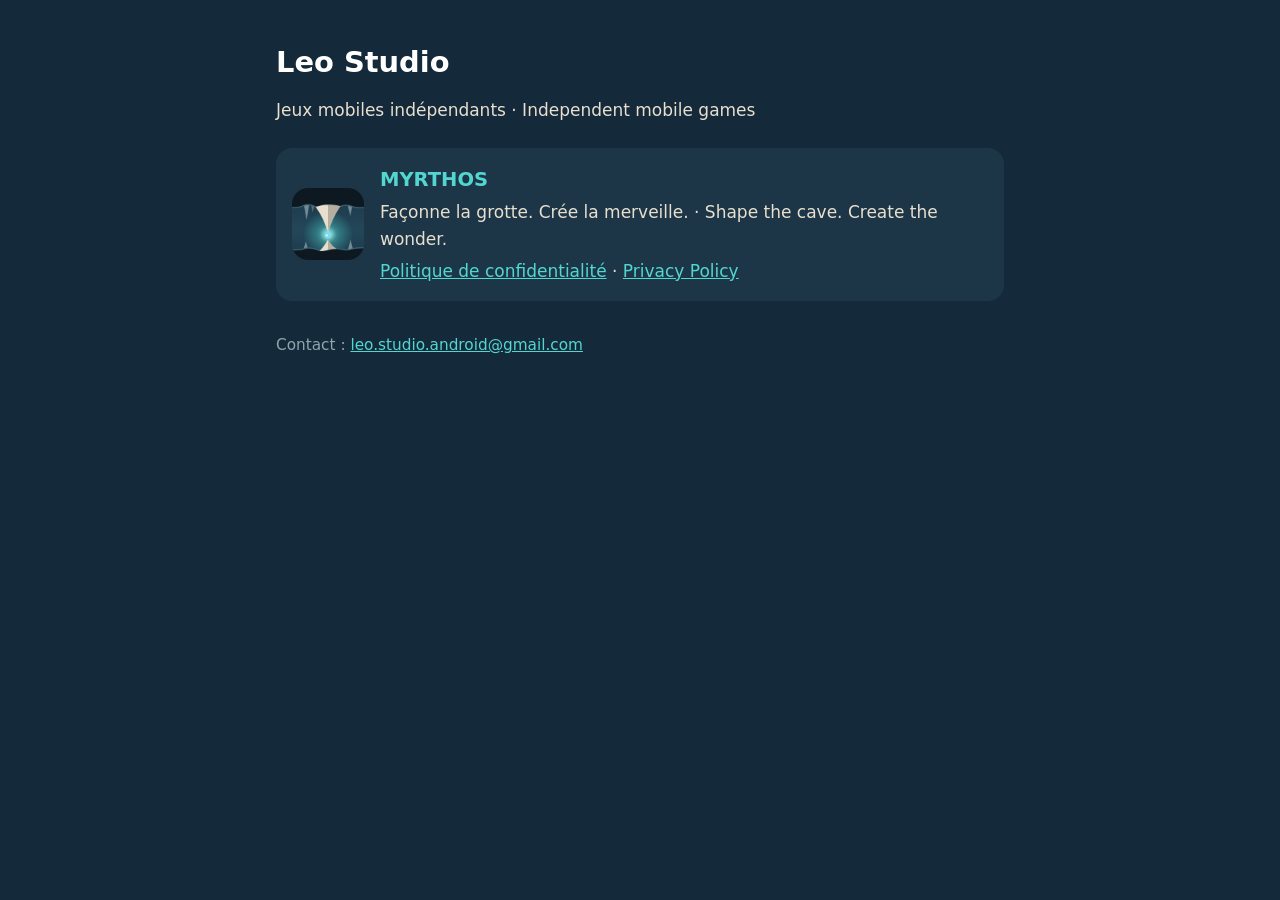
<file: index.html>
<!doctype html>
<html lang="fr">
<head>
<meta charset="utf-8">
<meta name="viewport" content="width=device-width, initial-scale=1">
<title>Leo Studio – jeux mobiles</title>
<link rel="icon" href="icon.png">
<link rel="stylesheet" href="style.css">
</head>
<body>
<main>
<h1>Leo Studio</h1>
<p>Jeux mobiles indépendants · Independent mobile games</p>

<div class="card">
  <img src="icon.png" alt="Icône MYRTHOS">
  <div>
    <h2>MYRTHOS</h2>
    <p>Façonne la grotte. Crée la merveille. · Shape the cave. Create the wonder.</p>
    <p><a href="myrthos/privacy.html">Politique de confidentialité</a> · <a href="myrthos/privacy.html#en">Privacy Policy</a></p>
  </div>
</div>

<p class="meta" style="margin-top:32px">Contact : <a href="mailto:leo.studio.android@gmail.com">leo.studio.android@gmail.com</a></p>
</main>
</body>
</html>
</file>
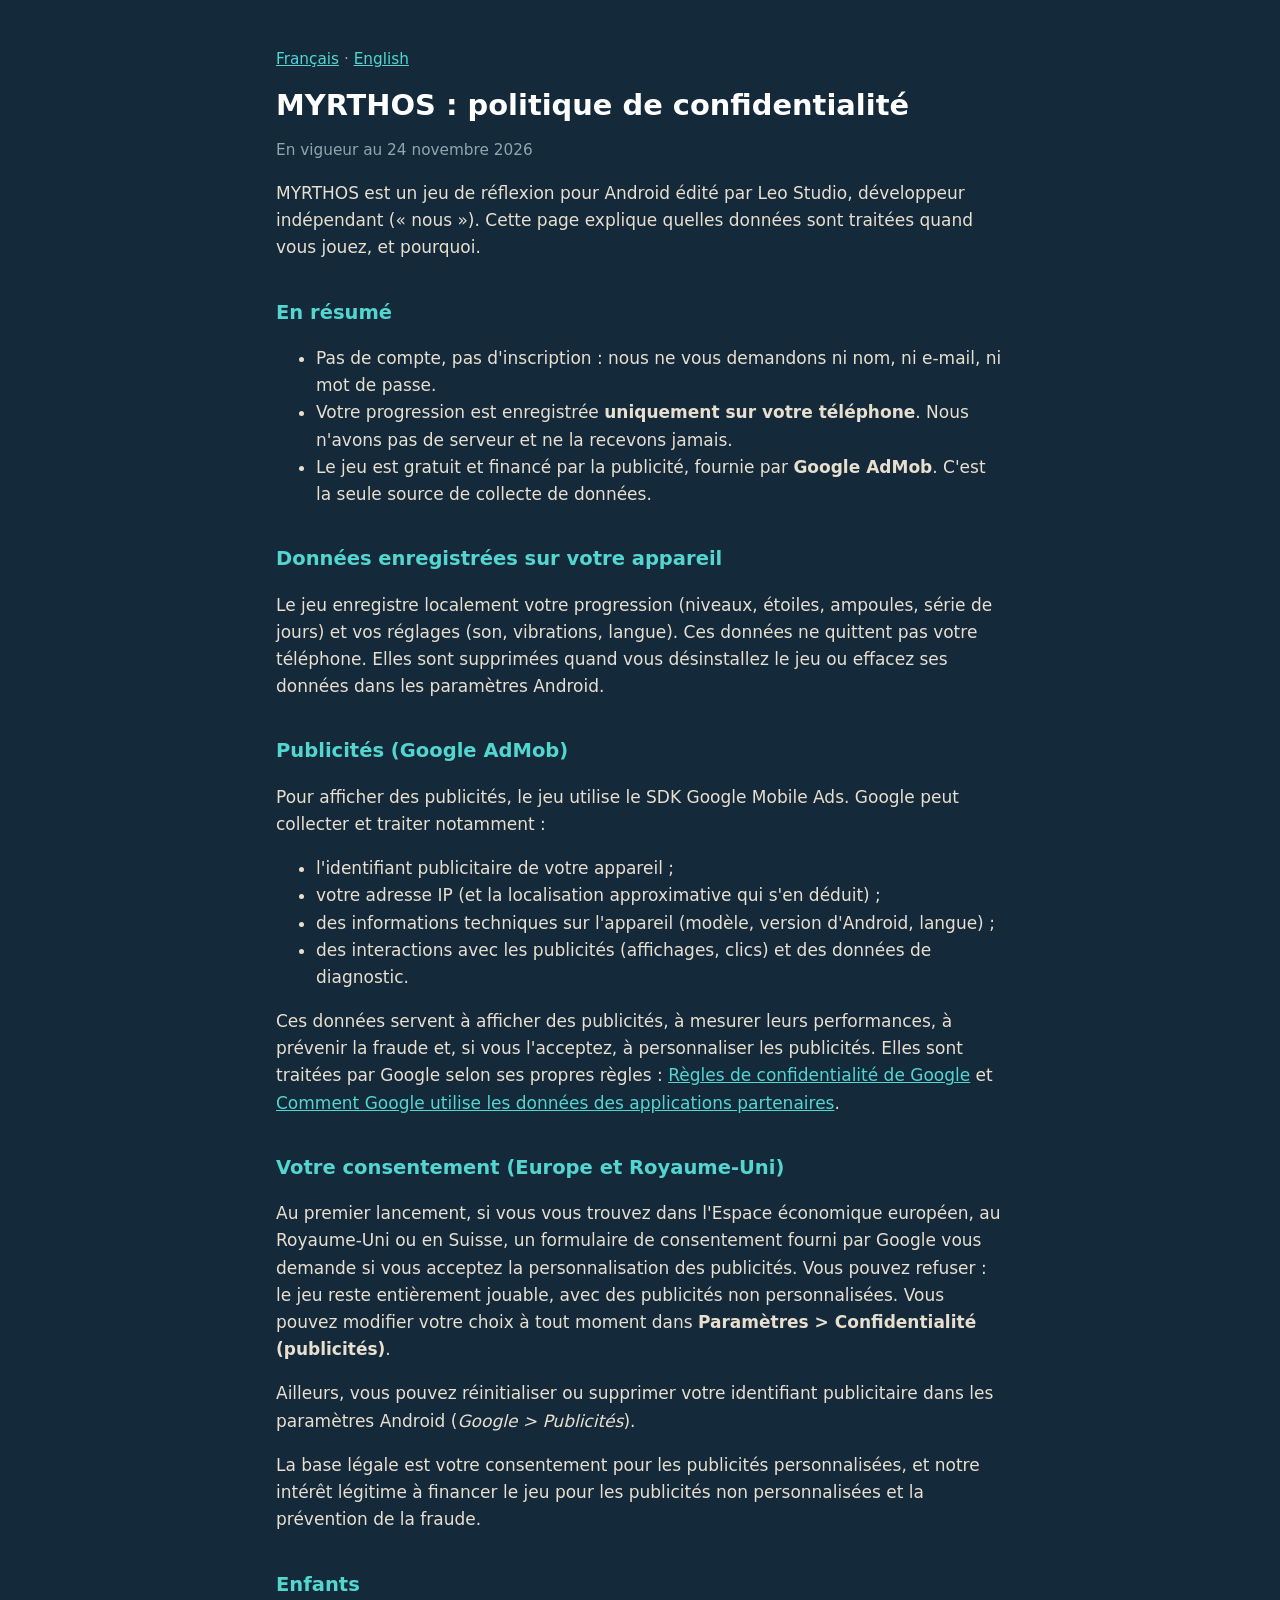
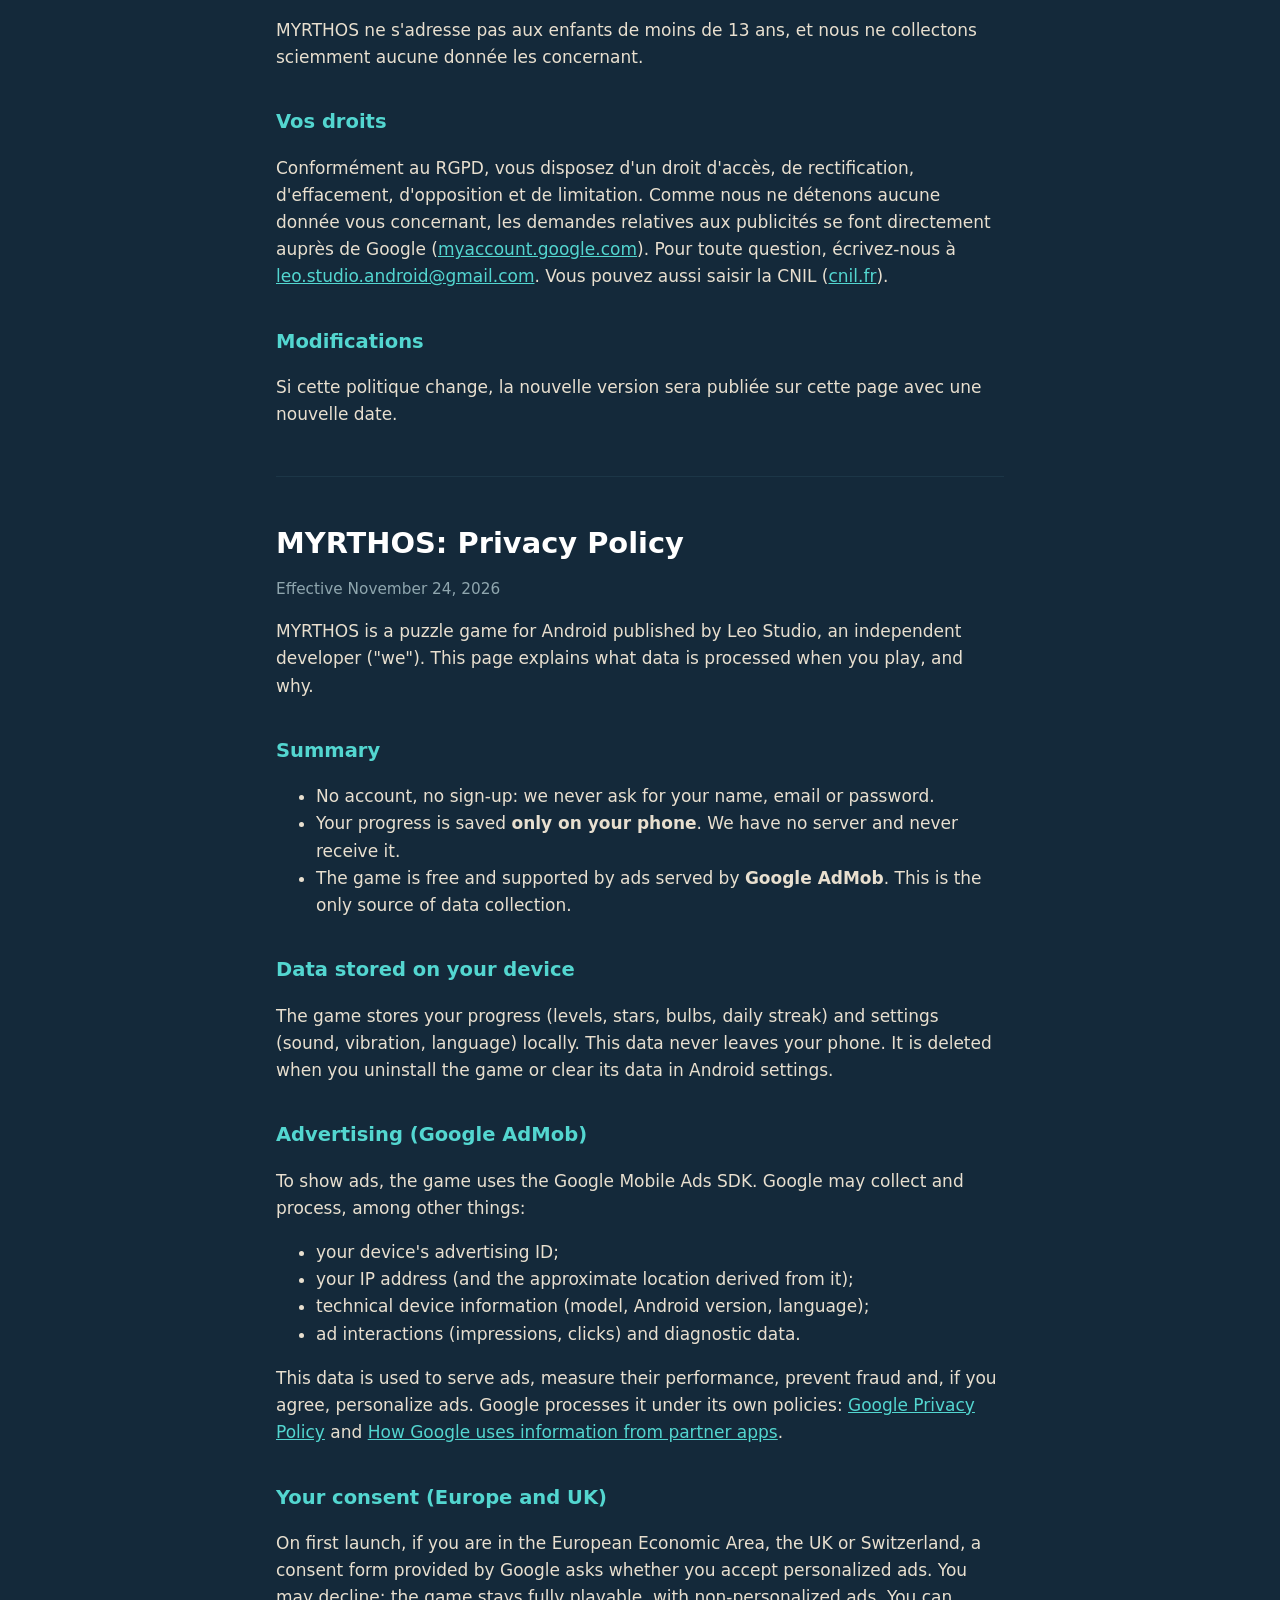
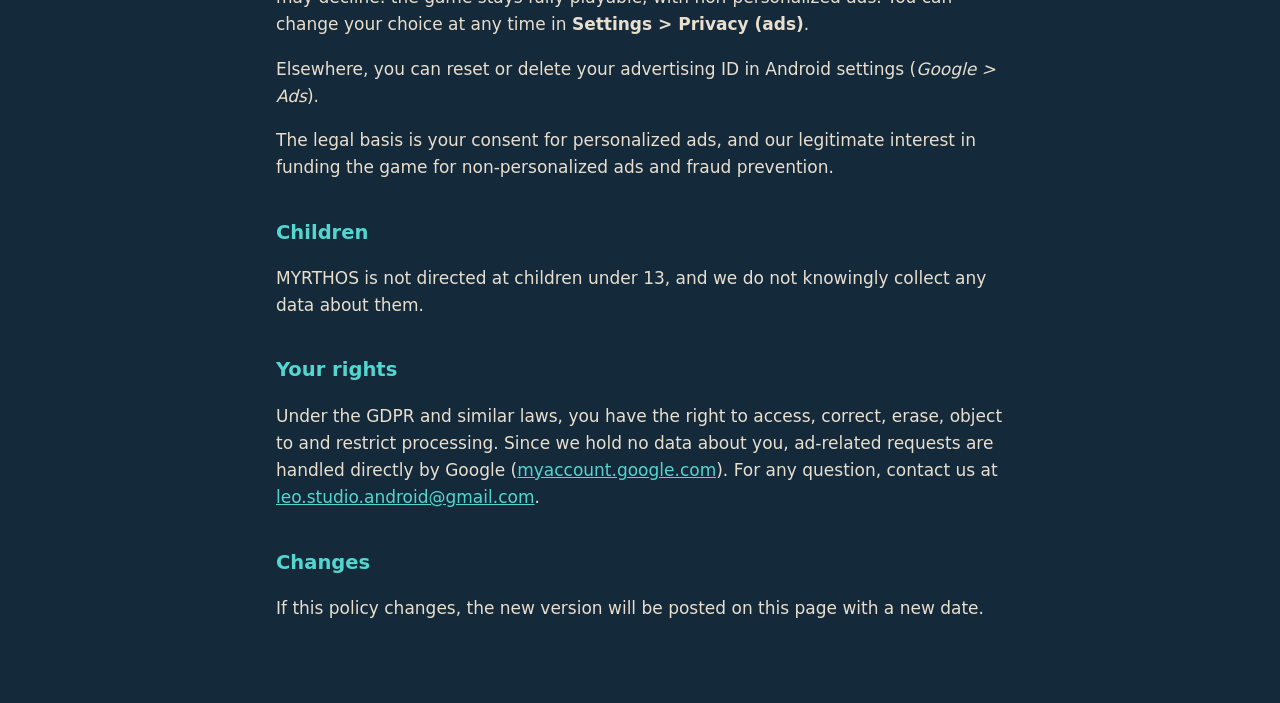
<file: myrthos/privacy.html>
<!doctype html>
<html lang="fr">
<head>
<meta charset="utf-8">
<meta name="viewport" content="width=device-width, initial-scale=1">
<title>MYRTHOS – Politique de confidentialité / Privacy Policy</title>
<link rel="icon" href="../icon.png">
<link rel="stylesheet" href="../style.css">
</head>
<body>
<main>
<p class="lang"><a href="#fr">Français</a> · <a href="#en">English</a></p>

<section id="fr">
<h1>MYRTHOS : politique de confidentialité</h1>
<p class="meta">En vigueur au 24 novembre 2026</p>

<p>MYRTHOS est un jeu de réflexion pour Android édité par Leo Studio, développeur indépendant (« nous »). Cette page explique quelles données sont traitées quand vous jouez, et pourquoi.</p>

<h2>En résumé</h2>
<ul>
<li>Pas de compte, pas d'inscription : nous ne vous demandons ni nom, ni e-mail, ni mot de passe.</li>
<li>Votre progression est enregistrée <strong>uniquement sur votre téléphone</strong>. Nous n'avons pas de serveur et ne la recevons jamais.</li>
<li>Le jeu est gratuit et financé par la publicité, fournie par <strong>Google AdMob</strong>. C'est la seule source de collecte de données.</li>
</ul>

<h2>Données enregistrées sur votre appareil</h2>
<p>Le jeu enregistre localement votre progression (niveaux, étoiles, ampoules, série de jours) et vos réglages (son, vibrations, langue). Ces données ne quittent pas votre téléphone. Elles sont supprimées quand vous désinstallez le jeu ou effacez ses données dans les paramètres Android.</p>

<h2>Publicités (Google AdMob)</h2>
<p>Pour afficher des publicités, le jeu utilise le SDK Google Mobile Ads. Google peut collecter et traiter notamment :</p>
<ul>
<li>l'identifiant publicitaire de votre appareil ;</li>
<li>votre adresse IP (et la localisation approximative qui s'en déduit) ;</li>
<li>des informations techniques sur l'appareil (modèle, version d'Android, langue) ;</li>
<li>des interactions avec les publicités (affichages, clics) et des données de diagnostic.</li>
</ul>
<p>Ces données servent à afficher des publicités, à mesurer leurs performances, à prévenir la fraude et, si vous l'acceptez, à personnaliser les publicités. Elles sont traitées par Google selon ses propres règles : <a href="https://policies.google.com/privacy">Règles de confidentialité de Google</a> et <a href="https://policies.google.com/technologies/partner-sites">Comment Google utilise les données des applications partenaires</a>.</p>

<h2>Votre consentement (Europe et Royaume-Uni)</h2>
<p>Au premier lancement, si vous vous trouvez dans l'Espace économique européen, au Royaume-Uni ou en Suisse, un formulaire de consentement fourni par Google vous demande si vous acceptez la personnalisation des publicités. Vous pouvez refuser : le jeu reste entièrement jouable, avec des publicités non personnalisées. Vous pouvez modifier votre choix à tout moment dans <strong>Paramètres &gt; Confidentialité (publicités)</strong>.</p>
<p>Ailleurs, vous pouvez réinitialiser ou supprimer votre identifiant publicitaire dans les paramètres Android (<em>Google &gt; Publicités</em>).</p>
<p>La base légale est votre consentement pour les publicités personnalisées, et notre intérêt légitime à financer le jeu pour les publicités non personnalisées et la prévention de la fraude.</p>

<h2>Enfants</h2>
<p>MYRTHOS ne s'adresse pas aux enfants de moins de 13 ans, et nous ne collectons sciemment aucune donnée les concernant.</p>

<h2>Vos droits</h2>
<p>Conformément au RGPD, vous disposez d'un droit d'accès, de rectification, d'effacement, d'opposition et de limitation. Comme nous ne détenons aucune donnée vous concernant, les demandes relatives aux publicités se font directement auprès de Google (<a href="https://myaccount.google.com/data-and-privacy">myaccount.google.com</a>). Pour toute question, écrivez-nous à <a href="mailto:leo.studio.android@gmail.com">leo.studio.android@gmail.com</a>. Vous pouvez aussi saisir la CNIL (<a href="https://www.cnil.fr">cnil.fr</a>).</p>

<h2>Modifications</h2>
<p>Si cette politique change, la nouvelle version sera publiée sur cette page avec une nouvelle date.</p>
</section>

<hr>

<section id="en" lang="en">
<h1>MYRTHOS: Privacy Policy</h1>
<p class="meta">Effective November 24, 2026</p>

<p>MYRTHOS is a puzzle game for Android published by Leo Studio, an independent developer ("we"). This page explains what data is processed when you play, and why.</p>

<h2>Summary</h2>
<ul>
<li>No account, no sign-up: we never ask for your name, email or password.</li>
<li>Your progress is saved <strong>only on your phone</strong>. We have no server and never receive it.</li>
<li>The game is free and supported by ads served by <strong>Google AdMob</strong>. This is the only source of data collection.</li>
</ul>

<h2>Data stored on your device</h2>
<p>The game stores your progress (levels, stars, bulbs, daily streak) and settings (sound, vibration, language) locally. This data never leaves your phone. It is deleted when you uninstall the game or clear its data in Android settings.</p>

<h2>Advertising (Google AdMob)</h2>
<p>To show ads, the game uses the Google Mobile Ads SDK. Google may collect and process, among other things:</p>
<ul>
<li>your device's advertising ID;</li>
<li>your IP address (and the approximate location derived from it);</li>
<li>technical device information (model, Android version, language);</li>
<li>ad interactions (impressions, clicks) and diagnostic data.</li>
</ul>
<p>This data is used to serve ads, measure their performance, prevent fraud and, if you agree, personalize ads. Google processes it under its own policies: <a href="https://policies.google.com/privacy">Google Privacy Policy</a> and <a href="https://policies.google.com/technologies/partner-sites">How Google uses information from partner apps</a>.</p>

<h2>Your consent (Europe and UK)</h2>
<p>On first launch, if you are in the European Economic Area, the UK or Switzerland, a consent form provided by Google asks whether you accept personalized ads. You may decline: the game stays fully playable, with non-personalized ads. You can change your choice at any time in <strong>Settings &gt; Privacy (ads)</strong>.</p>
<p>Elsewhere, you can reset or delete your advertising ID in Android settings (<em>Google &gt; Ads</em>).</p>
<p>The legal basis is your consent for personalized ads, and our legitimate interest in funding the game for non-personalized ads and fraud prevention.</p>

<h2>Children</h2>
<p>MYRTHOS is not directed at children under 13, and we do not knowingly collect any data about them.</p>

<h2>Your rights</h2>
<p>Under the GDPR and similar laws, you have the right to access, correct, erase, object to and restrict processing. Since we hold no data about you, ad-related requests are handled directly by Google (<a href="https://myaccount.google.com/data-and-privacy">myaccount.google.com</a>). For any question, contact us at <a href="mailto:leo.studio.android@gmail.com">leo.studio.android@gmail.com</a>.</p>

<h2>Changes</h2>
<p>If this policy changes, the new version will be posted on this page with a new date.</p>
</section>
</main>
</body>
</html>
</file>
<file: style.css>
:root { --bg: #14293A; --panel: #1C3647; --text: #E8DFCF; --muted: #8FA6AE; --accent: #53D6D0; }
* { box-sizing: border-box; }
body { margin: 0; background: var(--bg); color: var(--text); font: 17px/1.6 system-ui, -apple-system, "Segoe UI", Roboto, sans-serif; }
main { max-width: 760px; margin: 0 auto; padding: 32px 16px 64px; }
h1 { font-size: 1.7em; line-height: 1.25; color: #fff; margin: 0.4em 0 0.2em; }
h2 { font-size: 1.15em; color: var(--accent); margin-top: 1.8em; }
a { color: var(--accent); }
.meta, .lang { color: var(--muted); font-size: 0.9em; }
hr { border: 0; border-top: 1px solid var(--panel); margin: 48px 0; }
.card { display: flex; gap: 16px; align-items: center; background: var(--panel); border-radius: 16px; padding: 16px; margin-top: 24px; }
.card img { width: 72px; height: 72px; border-radius: 16px; }
.card h2 { margin: 0; }
.card p { margin: 4px 0 0; }
</file>
